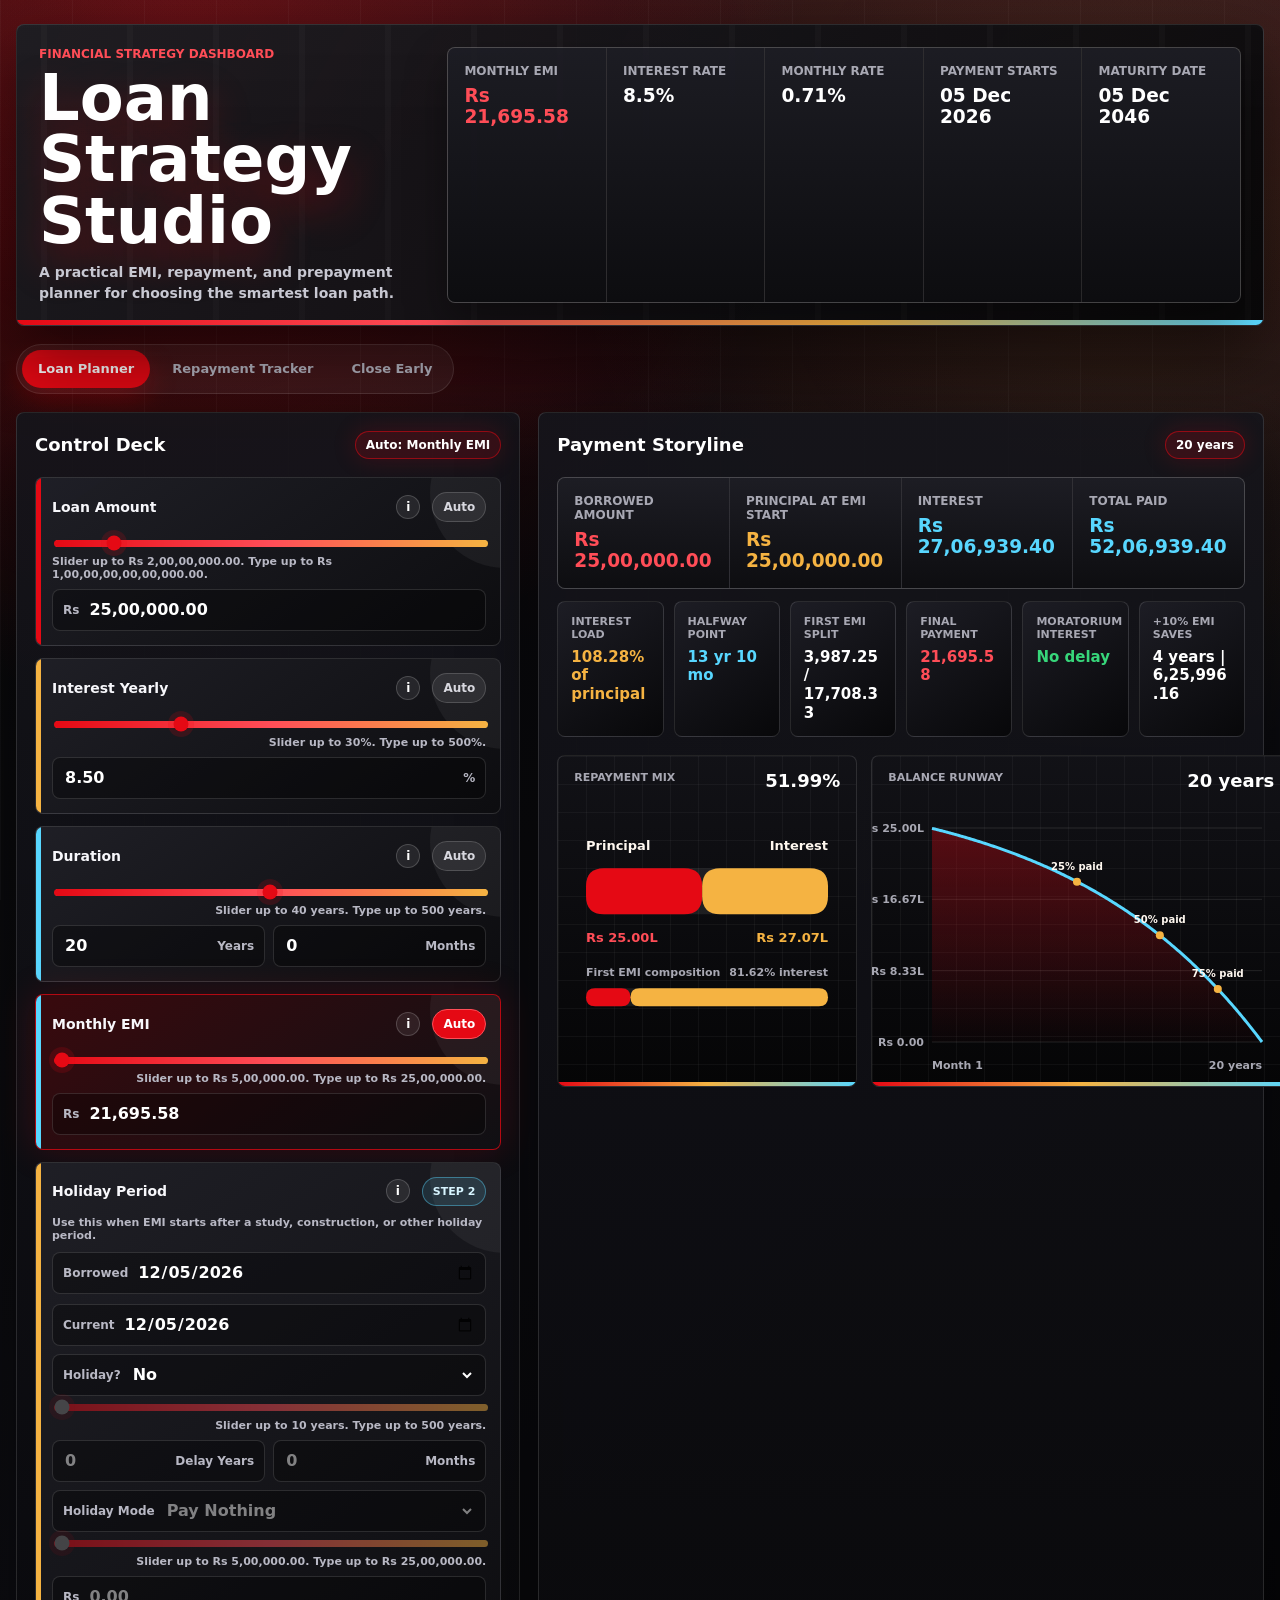
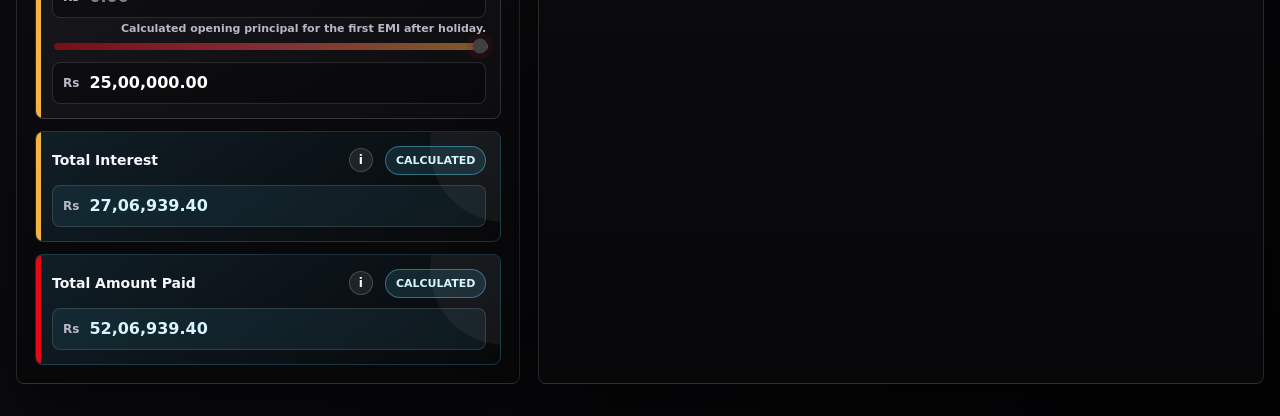
<file: index.html>
<!doctype html>
<html lang="en">
  <head>
    <meta charset="utf-8">
    <meta name="viewport" content="width=device-width, initial-scale=1">
    <title>Loan Strategy Studio</title>
    <meta name="theme-color" content="#050506">
    <meta name="apple-mobile-web-app-capable" content="yes">
    <meta name="apple-mobile-web-app-status-bar-style" content="black-translucent">
    <meta name="apple-mobile-web-app-title" content="Loan Studio">
    <link rel="manifest" href="manifest.json">
    <link rel="icon" type="image/png" sizes="192x192" href="assets/app-icon-192.png">
    <link rel="apple-touch-icon" href="assets/app-icon-192.png">
    <link rel="stylesheet" href="styles.css">
  </head>
  <body>
    <main class="app-shell">
      <div id="toast" class="toast" role="status" aria-live="polite" hidden></div>
      <section class="topbar" aria-label="EMI summary">
        <div>
          <p class="eyebrow">Financial Strategy Dashboard</p>
          <h1>Loan Strategy Studio</h1>
          <p class="mobile-tagline">A practical EMI, repayment, and prepayment planner for choosing the smartest loan path.</p>
        </div>
        <div class="summary-strip">
          <div>
            <span>Monthly EMI</span>
            <strong id="summaryEmi">-</strong>
          </div>
          <div>
            <span>Interest Rate</span>
            <strong id="summaryRate">-</strong>
          </div>
          <div>
            <span>Monthly Rate</span>
            <strong id="summaryMonthlyRate">-</strong>
          </div>
          <div>
            <span>Payment Starts</span>
            <strong id="summaryStartDate">-</strong>
          </div>
          <div>
            <span>Maturity Date</span>
            <strong id="summaryMaturityDate">-</strong>
          </div>
        </div>
      </section>

      <nav class="app-tabs" aria-label="Dashboard views">
        <button class="tab-btn active" type="button" data-view="plannerDashboard">Loan Planner</button>
        <button class="tab-btn" type="button" data-view="repaymentDashboard">Repayment Tracker</button>
        <button class="tab-btn" type="button" data-view="closureDashboard">Close Early</button>
      </nav>

      <section id="plannerDashboard" class="dashboard-view active">
      <section class="dashboard-grid">
        <section class="controls-panel" aria-label="EMI parameters">
          <div class="panel-title">
            <h2>Control Deck</h2>
            <span id="solveStatus" class="status-pill">Ready</span>
          </div>

          <div class="control-grid">
            <article class="control-card" data-key="principal">
              <div class="control-head">
                <label for="principalInput">Loan Amount</label>
                <button class="auto-btn" type="button" data-auto="principal" aria-label="Auto calculate loan amount">Auto</button>
              </div>
              <input id="principalRange" type="range" min="10000" max="20000000" step="10000" data-key="principal">
              <div class="range-meta">
                <span>Slider up to Rs 2,00,00,000.00. Type up to Rs 1,00,00,00,00,00,000.00.</span>
              </div>
              <div class="input-line">
                <span>Rs</span>
                <input id="principalInput" type="text" data-key="principal" inputmode="decimal" autocomplete="off">
              </div>
            </article>

            <article class="control-card" data-key="annualRate">
              <div class="control-head">
                <label for="annualRateInput">Interest Yearly</label>
                <button class="auto-btn" type="button" data-auto="annualRate" aria-label="Auto calculate yearly interest">Auto</button>
              </div>
              <input id="annualRateRange" type="range" min="0" max="30" step="0.05" data-key="annualRate">
              <div class="range-meta">
                <span>Slider up to 30%. Type up to 500%.</span>
              </div>
              <div class="input-line">
                <input id="annualRateInput" type="text" data-key="annualRate" inputmode="decimal" autocomplete="off">
                <span>%</span>
              </div>
            </article>

            <article class="control-card" data-key="durationMonths">
              <div class="control-head">
                <label for="durationRange">Duration</label>
                <button class="auto-btn" type="button" data-auto="durationMonths" aria-label="Auto calculate duration">Auto</button>
              </div>
              <input id="durationRange" type="range" min="1" max="480" step="1" data-key="durationMonths">
              <div class="range-meta">
                <span>Slider up to 40 years. Type up to 500 years.</span>
              </div>
              <div class="duration-inputs">
                <div class="input-line">
                  <input id="durationYearsInput" type="number" min="0" max="500" step="1" inputmode="numeric">
                  <span>Years</span>
                </div>
                <div class="input-line">
                  <input id="durationMonthInput" type="number" min="0" max="11" step="1" inputmode="numeric">
                  <span>Months</span>
                </div>
              </div>
            </article>

            <article class="control-card" data-key="monthlyEmi">
              <div class="control-head">
                <label for="monthlyEmiInput">Monthly EMI</label>
                <button class="auto-btn" type="button" data-auto="monthlyEmi" aria-label="Auto calculate monthly EMI">Auto</button>
              </div>
              <input id="monthlyEmiRange" type="range" min="0" max="500000" step="100" data-key="monthlyEmi">
              <div class="range-meta">
                <span id="emiCapLabel">Practical range: -</span>
              </div>
              <div class="input-line">
                <span>Rs</span>
                <input id="monthlyEmiInput" type="text" data-key="monthlyEmi" inputmode="decimal" autocomplete="off">
              </div>
            </article>

            <article class="control-card calendar-card" data-key="loanCalendar">
              <div class="control-head">
                <label for="borrowedDateInput">Holiday Period</label>
                <span class="calc-badge">Step 2</span>
              </div>
              <div class="range-meta">
                <span>Use this when EMI starts after a study, construction, or other holiday period.</span>
              </div>
              <div class="input-line date-line">
                <span>Borrowed</span>
                <input id="borrowedDateInput" type="date" autocomplete="off">
              </div>
              <div class="input-line date-line">
                <span>Current</span>
                <input id="currentDateInput" type="date" autocomplete="off">
              </div>
              <div class="input-line select-line">
                <span>Holiday?</span>
                <select id="hasHolidayInput">
                  <option value="no">No</option>
                  <option value="yes">Yes</option>
                </select>
              </div>
              <input id="moratoriumRange" type="range" min="0" max="120" step="1">
              <div class="range-meta">
                <span>Slider up to 10 years. Type up to 500 years.</span>
              </div>
              <div class="duration-inputs">
                <div class="input-line">
                  <input id="moratoriumYearsInput" type="number" min="0" max="500" step="1" inputmode="numeric">
                  <span>Delay Years</span>
                </div>
                <div class="input-line">
                  <input id="moratoriumMonthInput" type="number" min="0" max="11" step="1" inputmode="numeric">
                  <span>Months</span>
                </div>
              </div>
              <div class="input-line select-line">
                <span>Holiday Mode</span>
                <select id="holidayModeInput">
                  <option value="capitalize">Pay Nothing</option>
                  <option value="interestOnly">Pay Interest Only</option>
                  <option value="principalOnly">Pay Principal Only</option>
                </select>
              </div>
              <input id="holidayPrincipalRange" type="range" min="0" max="500000" step="1000">
              <div class="range-meta">
                <span id="holidayPrincipalCap">Used only for principal-only holiday payments.</span>
              </div>
              <div class="input-line">
                <span>Rs</span>
                <input id="holidayPrincipalInput" type="text" inputmode="decimal" autocomplete="off">
              </div>
              <div class="range-meta">
                <span>Calculated opening principal for the first EMI after holiday.</span>
              </div>
              <input id="postHolidayPrincipalRange" type="range" min="0" max="5000000" step="1000" disabled>
              <div class="input-line">
                <span>Rs</span>
                <input id="postHolidayPrincipalInput" type="text" readonly aria-readonly="true">
              </div>
            </article>

            <article class="control-card" data-key="totalInterest">
              <div class="control-head">
                <label for="totalInterestInput">Total Interest</label>
                <span class="calc-badge">Calculated</span>
              </div>
              <input id="totalInterestRange" type="hidden" data-key="totalInterest">
              <div class="input-line">
                <span>Rs</span>
                <input id="totalInterestInput" type="text" data-key="totalInterest" readonly aria-readonly="true">
              </div>
            </article>

            <article class="control-card" data-key="totalPaid">
              <div class="control-head">
                <label for="totalPaidInput">Total Amount Paid</label>
                <span class="calc-badge">Calculated</span>
              </div>
              <input id="totalPaidRange" type="hidden" data-key="totalPaid">
              <div class="input-line">
                <span>Rs</span>
                <input id="totalPaidInput" type="text" data-key="totalPaid" readonly aria-readonly="true">
              </div>
            </article>
          </div>
        </section>

        <section class="visual-panel" aria-label="Loan graphics">
          <div class="panel-title">
            <h2>Payment Storyline</h2>
            <span id="durationBadge" class="status-pill">-</span>
          </div>

          <div class="metrics-row">
            <div class="metric">
              <span>Borrowed Amount</span>
              <strong id="metricPrincipal">-</strong>
            </div>
            <div class="metric">
              <span>Principal At EMI Start</span>
              <strong id="metricOpeningPrincipal">-</strong>
            </div>
            <div class="metric">
              <span>Interest</span>
              <strong id="metricInterest">-</strong>
            </div>
            <div class="metric">
              <span>Total Paid</span>
              <strong id="metricTotal">-</strong>
            </div>
          </div>

          <div class="insights-grid" aria-label="Loan insights">
            <div class="insight-card">
              <span>Interest Load</span>
              <strong id="insightLoad">-</strong>
            </div>
            <div class="insight-card">
              <span>Halfway Point</span>
              <strong id="insightHalfway">-</strong>
            </div>
            <div class="insight-card">
              <span>First EMI Split</span>
              <strong id="insightFirstSplit">-</strong>
            </div>
            <div class="insight-card">
              <span>Final Payment</span>
              <strong id="insightFinalPayment">-</strong>
            </div>
            <div class="insight-card">
              <span>Moratorium Interest</span>
              <strong id="insightMoratorium">-</strong>
            </div>
            <div class="insight-card">
              <span>+10% EMI Saves</span>
              <strong id="insightSavings">-</strong>
            </div>
          </div>

          <div class="chart-layout">
            <div class="chart-box mix-wrap">
              <div class="chart-title">
                <span>Repayment Mix</span>
                <strong id="interestShare">-</strong>
              </div>
              <canvas id="mixChart" width="420" height="320" aria-label="Principal and interest repayment mix"></canvas>
            </div>
            <div class="chart-box timeline-wrap">
              <div class="chart-title">
                <span>Balance Runway</span>
                <strong id="runwayLabel">-</strong>
              </div>
              <canvas id="timelineChart" width="900" height="420" aria-label="Principal and interest over duration"></canvas>
              <div id="chartTooltip" class="chart-tooltip" hidden></div>
            </div>
          </div>
        </section>
      </section>
      </section>

      <section id="repaymentDashboard" class="dashboard-view">
        <section class="dashboard-grid repayment-grid">
          <section class="controls-panel" aria-label="Repayment inputs">
            <div class="panel-title">
              <h2>Repayment Tracker</h2>
              <span id="repayStatus" class="status-pill">Live from planner</span>
            </div>

            <div class="control-grid">
              <article class="control-card" data-repay-key="remainingPrincipal">
                <div class="control-head">
                  <label for="repayRemainingPrincipalInput">Total Principal Remaining</label>
                  <span class="calc-badge">Editable</span>
                </div>
                <input id="repayRemainingPrincipalRange" type="range" min="0" max="1000000" step="1000">
                <div class="range-meta">
                  <span id="repayRemainingCap">Includes borrowed amount plus unpaid holiday interest minus principal already paid.</span>
                </div>
                <div class="input-line">
                  <span>Rs</span>
                  <input id="repayRemainingPrincipalInput" type="text" inputmode="decimal" autocomplete="off">
                </div>
              </article>

              <article class="control-card" data-repay-key="maturityDate">
                <div class="control-head">
                  <label for="repayMaturityDateInput">Current Maturity Date</label>
                  <span class="calc-badge">Editable</span>
                </div>
                <div class="range-meta">
                  <span>Enter lender/current maturity after all historical prepayments.</span>
                </div>
                <div class="input-line date-line">
                  <span>Maturity</span>
                  <input id="repayMaturityDateInput" type="date" autocomplete="off">
                </div>
              </article>

              <article class="control-card" data-repay-key="prepayment">
                <div class="control-head">
                  <label for="prepaymentInput">Prepayment Amount</label>
                  <span class="calc-badge">Optional</span>
                </div>
                <input id="prepaymentRange" type="range" min="0" max="1000000" step="1000">
                <div class="range-meta">
                  <span id="prepayCap">Cannot exceed remaining principal.</span>
                </div>
                <div class="input-line">
                  <span>Rs</span>
                  <input id="prepaymentInput" type="text" inputmode="decimal" autocomplete="off">
                </div>
              </article>

            </div>
          </section>

          <section class="visual-panel" aria-label="Repayment strategy results">
            <div class="panel-title">
              <h2>Prepayment Decision</h2>
              <span id="recommendBadge" class="status-pill">Add prepayment</span>
            </div>

            <div class="metrics-row">
              <div class="metric">
                <span>Remaining Principal</span>
                <strong id="remainingPrincipalMetric">-</strong>
              </div>
              <div class="metric">
                <span>Remaining Tenure</span>
                <strong id="remainingTenureMetric">-</strong>
              </div>
              <div class="metric">
                <span>Remaining Interest</span>
                <strong id="remainingInterestMetric">-</strong>
              </div>
            </div>

            <div class="strategy-grid">
              <article id="tenureOption" class="strategy-card">
                <span>Option A</span>
                <h3>Reduce Tenure</h3>
                <strong id="tenureOptionHeadline">-</strong>
                <p id="tenureOptionDetail">-</p>
              </article>
              <article id="emiOption" class="strategy-card">
                <span>Option B</span>
                <h3>Reduce EMI</h3>
                <strong id="emiOptionHeadline">-</strong>
                <p id="emiOptionDetail">-</p>
              </article>
            </div>

            <div class="insights-grid repayment-insights" aria-label="Repayment insights">
              <div class="insight-card">
                <span>Best Interest Saving</span>
                <strong id="bestSavingMetric">-</strong>
              </div>
              <div class="insight-card">
                <span>New EMI If Reduced</span>
                <strong id="newEmiMetric">-</strong>
              </div>
              <div class="insight-card">
                <span>Tenure Saved</span>
                <strong id="tenureSavedMetric">-</strong>
              </div>
              <div class="insight-card">
                <span>Current Maturity</span>
                <strong id="currentMaturityMetric">-</strong>
              </div>
              <div class="insight-card">
                <span>Tenure Option Maturity</span>
                <strong id="tenureMaturityMetric">-</strong>
              </div>
              <div class="insight-card">
                <span>EMI Option Maturity</span>
                <strong id="emiMaturityMetric">-</strong>
              </div>
            </div>

            <div class="chart-layout repayment-chart-layout">
              <div class="chart-box repayment-chart-wrap">
                <div class="chart-title">
                  <span>Strategy Comparison</span>
                  <strong>Lower is better</strong>
                </div>
                <canvas id="repaymentChart" width="900" height="420" aria-label="Prepayment strategy comparison"></canvas>
              </div>
            </div>
          </section>
        </section>
      </section>

      <section id="closureDashboard" class="dashboard-view">
        <section class="dashboard-grid repayment-grid">
          <section class="controls-panel" aria-label="Target closure inputs">
            <div class="panel-title">
              <h2>Early Closure Target</h2>
              <span id="closureStatus" class="status-pill">Choose target date</span>
            </div>

            <div class="control-grid">
              <article class="control-card" data-repay-key="closure">
                <div class="control-head">
                  <label for="desiredClosureDateInput">Desired Closure Date</label>
                  <span class="calc-badge">Editable</span>
                </div>
                <div class="range-meta">
                  <span>Calculated from current date, remaining principal, rate, and EMI.</span>
                </div>
                <div class="input-line date-line">
                  <span>Close By</span>
                  <input id="desiredClosureDateInput" type="date" autocomplete="off">
                </div>
              </article>
            </div>
          </section>

          <section class="visual-panel" aria-label="Early closure strategy results">
            <div class="panel-title">
              <h2>Close Early Strategy</h2>
              <span id="closureBadge" class="status-pill">Target strategy</span>
            </div>

            <div class="metrics-row">
              <div class="metric">
                <span>Remaining Principal</span>
                <strong id="closurePrincipalMetric">-</strong>
              </div>
              <div class="metric">
                <span>Target Tenure</span>
                <strong id="closureTenureMetric">-</strong>
              </div>
              <div class="metric">
                <span>Required EMI</span>
                <strong id="closureRequiredEmiMetric">-</strong>
              </div>
              <div class="metric">
                <span>Best Interest Saving</span>
                <strong id="closureBestSavingMetric">-</strong>
              </div>
            </div>

            <div class="strategy-grid closure-strategy-grid" aria-label="Target closure strategies">
              <article id="monthlyStrategyCard" class="strategy-card good">
                <span>Monthly Start</span>
                <h3>Extra Principal</h3>
                <strong id="targetMonthlyExtraMetric">-</strong>
                <p id="targetMonthlyExtraDetail">-</p>
              </article>
              <article id="weeklyStrategyCard" class="strategy-card good">
                <span>Weekly Start</span>
                <h3>Extra Principal</h3>
                <strong id="targetWeeklyExtraMetric">-</strong>
                <p id="targetWeeklyExtraDetail">-</p>
              </article>
              <article id="yearlyStrategyCard" class="strategy-card caution">
                <span>Yearly Start</span>
                <h3>Annual Prepay</h3>
                <strong id="targetYearlyExtraMetric">-</strong>
                <p id="targetYearlyExtraDetail">-</p>
              </article>
              <article id="lumpStrategyCard" class="strategy-card best">
                <span>Fastest</span>
                <h3>One-Time Now</h3>
                <strong id="targetLumpMetric">-</strong>
                <p id="targetLumpDetail">-</p>
              </article>
            </div>

            <div class="chart-layout repayment-chart-layout">
              <div class="chart-box repayment-chart-wrap">
                <div class="chart-title">
                  <span>Target Closure Strategies</span>
                  <strong>Interest saved comparison</strong>
                </div>
                <canvas id="closureChart" width="900" height="420" aria-label="Target closure strategy comparison"></canvas>
              </div>
            </div>
          </section>
        </section>
      </section>
    </main>

    <script src="app.js"></script>
  </body>
</html>
</file>
<file: styles.css>
:root {
  color-scheme: dark;
  --bg: #050506;
  --surface: #121216;
  --surface-2: #1c1c23;
  --ink: #fff8f0;
  --muted: #a8a8b3;
  --line: rgba(255, 255, 255, 0.12);
  --accent: #e50914;
  --accent-dark: #9b050d;
  --gold: #f5b342;
  --cyan: #58d7ff;
  --green: #37d67a;
  --shadow: 0 28px 70px rgba(0, 0, 0, 0.55);
}

* {
  box-sizing: border-box;
}

body {
  margin: 0;
  min-height: 100vh;
  background:
    linear-gradient(180deg, rgba(229, 9, 20, 0.12), transparent 32%),
    radial-gradient(circle at 14% 4%, rgba(229, 9, 20, 0.34), transparent 28%),
    radial-gradient(circle at 88% 10%, rgba(245, 179, 66, 0.13), transparent 26%),
    linear-gradient(135deg, #070707 0%, #0d0d12 50%, #030304 100%);
  color: var(--ink);
  font-family: Inter, ui-sans-serif, system-ui, -apple-system, BlinkMacSystemFont, "Segoe UI", sans-serif;
}

body::before {
  position: fixed;
  inset: 0;
  z-index: -1;
  background:
    repeating-linear-gradient(
      90deg,
      rgba(255, 255, 255, 0.035) 0 1px,
      transparent 1px 72px
    ),
    linear-gradient(180deg, rgba(255, 255, 255, 0.04), transparent 34%);
  content: "";
  pointer-events: none;
}

button,
input,
select {
  font: inherit;
}

.app-shell {
  width: min(1440px, calc(100% - 32px));
  margin: 0 auto;
  padding: 24px 0 32px;
}

.toast {
  position: fixed;
  z-index: 20;
  top: calc(16px + env(safe-area-inset-top));
  left: 50%;
  width: min(520px, calc(100% - 28px));
  transform: translate(-50%, -18px);
  border: 1px solid rgba(245, 179, 66, 0.5);
  border-radius: 12px;
  background:
    linear-gradient(145deg, rgba(43, 24, 4, 0.96), rgba(12, 12, 15, 0.96));
  box-shadow: 0 18px 54px rgba(0, 0, 0, 0.58);
  color: #fff8f0;
  font-size: 13px;
  font-weight: 800;
  line-height: 1.4;
  opacity: 0;
  padding: 12px 14px;
  pointer-events: none;
  transition: opacity 180ms ease, transform 180ms ease;
}

.toast.show {
  opacity: 1;
  transform: translate(-50%, 0);
}

.topbar {
  position: relative;
  display: flex;
  align-items: stretch;
  justify-content: space-between;
  gap: 20px;
  margin-bottom: 18px;
  overflow: hidden;
  border: 1px solid rgba(255, 255, 255, 0.13);
  border-radius: 8px;
  background:
    linear-gradient(120deg, rgba(26, 26, 31, 0.98), rgba(7, 7, 9, 0.92)),
    linear-gradient(90deg, rgba(229, 9, 20, 0.22), transparent 58%);
  box-shadow: var(--shadow);
  padding: 22px;
}

.topbar::before {
  position: absolute;
  inset: 0;
  background:
    linear-gradient(90deg, transparent 0 24px, rgba(255, 255, 255, 0.08) 24px 30px, transparent 30px 56px),
    linear-gradient(180deg, rgba(255, 255, 255, 0.08), transparent 44%);
  background-size: 86px 100%, 100% 100%;
  content: "";
  opacity: 0.26;
  pointer-events: none;
}

.topbar::after {
  position: absolute;
  inset: auto 0 0;
  height: 5px;
  background: linear-gradient(90deg, var(--accent), #ff4d57, var(--gold), var(--cyan));
  content: "";
}

.topbar > * {
  position: relative;
  z-index: 1;
}

.eyebrow {
  margin: 0 0 7px;
  color: #ff4d57;
  font-size: 12px;
  font-weight: 900;
  letter-spacing: 0;
  text-transform: uppercase;
}

.mobile-tagline {
  max-width: 520px;
  margin: 10px 0 0;
  color: #c8c8d2;
  font-size: 14px;
  font-weight: 700;
  line-height: 1.45;
}

h1,
h2 {
  margin: 0;
  letter-spacing: 0;
}

h1 {
  color: #ffffff;
  font-size: clamp(36px, 5vw, 68px);
  line-height: 0.96;
  text-shadow: 0 18px 42px rgba(229, 9, 20, 0.35);
}

h2 {
  color: #ffffff;
  font-size: 18px;
  line-height: 1.25;
}

.summary-strip {
  display: grid;
  grid-template-columns: repeat(5, minmax(128px, 1fr));
  gap: 1px;
  overflow: hidden;
  min-width: min(860px, 62vw);
  border: 1px solid rgba(255, 255, 255, 0.12);
  border-radius: 8px;
  background: rgba(255, 255, 255, 0.12);
  box-shadow: 0 18px 42px rgba(0, 0, 0, 0.34);
}

.summary-strip div,
.metric {
  background:
    linear-gradient(180deg, rgba(28, 28, 35, 0.96), rgba(12, 12, 15, 0.96));
  padding: 16px;
}

.summary-strip span,
.metric span {
  display: block;
  margin-bottom: 7px;
  color: var(--muted);
  font-size: 12px;
  font-weight: 800;
  letter-spacing: 0;
  text-transform: uppercase;
}

.summary-strip strong,
.metric strong {
  display: block;
  color: #ffffff;
  font-size: clamp(15px, 1.45vw, 20px);
  line-height: 1.15;
  overflow-wrap: anywhere;
}

.summary-strip div:first-child strong {
  color: #ff4d57;
}

.app-tabs {
  display: inline-flex;
  gap: 6px;
  margin: 0 0 18px;
  border: 1px solid rgba(255, 255, 255, 0.12);
  border-radius: 999px;
  background: rgba(255, 255, 255, 0.06);
  padding: 5px;
}

.tab-btn {
  min-height: 38px;
  border: 0;
  border-radius: 999px;
  background: transparent;
  color: #b8b8c4;
  cursor: pointer;
  font-size: 13px;
  font-weight: 900;
  padding: 0 16px;
  transition: background 180ms ease, color 180ms ease, transform 180ms ease;
}

.tab-btn:hover {
  color: #ffffff;
}

.tab-btn.active {
  background: var(--accent);
  color: #ffffff;
  box-shadow: 0 10px 28px rgba(229, 9, 20, 0.28);
}

.dashboard-view {
  display: none;
}

.dashboard-view.active {
  display: block;
  animation: viewIn 220ms ease both;
}

@keyframes viewIn {
  from {
    opacity: 0;
    transform: translateY(8px);
  }

  to {
    opacity: 1;
    transform: translateY(0);
  }
}

.dashboard-grid {
  display: grid;
  grid-template-columns: minmax(370px, 0.82fr) minmax(540px, 1.18fr);
  gap: 18px;
}

.controls-panel,
.visual-panel {
  min-width: 0;
  border: 1px solid rgba(255, 255, 255, 0.12);
  border-radius: 8px;
  background:
    linear-gradient(180deg, rgba(21, 21, 27, 0.92), rgba(8, 8, 10, 0.94));
  box-shadow: var(--shadow);
}

.panel-title {
  display: flex;
  align-items: center;
  justify-content: space-between;
  gap: 12px;
  padding: 18px 18px 0;
}

.status-pill {
  display: inline-flex;
  align-items: center;
  min-height: 28px;
  max-width: 260px;
  padding: 5px 10px;
  border: 1px solid rgba(229, 9, 20, 0.54);
  border-radius: 999px;
  background: rgba(229, 9, 20, 0.16);
  color: #ffffff;
  box-shadow: 0 0 24px rgba(229, 9, 20, 0.18);
  font-size: 12px;
  font-weight: 900;
  overflow: hidden;
  text-overflow: ellipsis;
  white-space: nowrap;
}

.control-grid {
  display: grid;
  gap: 12px;
  padding: 18px;
}

.control-card {
  position: relative;
  min-width: 0;
  overflow: hidden;
  border: 1px solid rgba(255, 255, 255, 0.12);
  border-radius: 8px;
  background:
    linear-gradient(145deg, rgba(32, 32, 39, 0.96), rgba(13, 13, 16, 0.98));
  padding: 14px 14px 14px 16px;
  transition: border-color 160ms ease, box-shadow 160ms ease, transform 160ms ease;
}

.control-card::before {
  position: absolute;
  inset: 0 auto 0 0;
  width: 5px;
  background: var(--cyan);
  content: "";
}

.control-card::after {
  position: absolute;
  inset: -60px -80px auto auto;
  width: 150px;
  height: 150px;
  border-radius: 50%;
  background: rgba(255, 255, 255, 0.05);
  content: "";
  pointer-events: none;
}

.control-card[data-key="principal"]::before,
.control-card[data-key="totalPaid"]::before {
  background: var(--accent);
}

.control-card[data-key="annualRate"]::before,
.control-card[data-key="totalInterest"]::before,
.control-card[data-key="loanCalendar"]::before {
  background: var(--gold);
}

.control-card:hover {
  border-color: rgba(255, 255, 255, 0.26);
  box-shadow: 0 18px 40px rgba(0, 0, 0, 0.38);
  transform: translateY(-1px);
}

.control-card.limit-hit {
  animation: limitPulse 520ms ease;
}

@keyframes limitPulse {
  0% {
    border-color: rgba(245, 179, 66, 0.2);
    box-shadow: 0 0 0 rgba(245, 179, 66, 0);
  }

  45% {
    border-color: rgba(245, 179, 66, 0.86);
    box-shadow: 0 0 0 4px rgba(245, 179, 66, 0.16);
  }

  100% {
    border-color: rgba(255, 255, 255, 0.12);
    box-shadow: 0 0 0 rgba(245, 179, 66, 0);
  }
}

.control-card.is-auto {
  border-color: rgba(229, 9, 20, 0.74);
  background:
    linear-gradient(145deg, rgba(58, 10, 14, 0.98), rgba(16, 16, 20, 0.98));
  box-shadow: 0 0 36px rgba(229, 9, 20, 0.18);
}

.control-head {
  position: relative;
  z-index: 1;
  display: flex;
  align-items: center;
  justify-content: space-between;
  gap: 12px;
  margin-bottom: 10px;
}

.control-head label {
  color: #f7f7fb;
  font-size: 14px;
  font-weight: 900;
}

.note-btn {
  display: inline-grid;
  flex: 0 0 auto;
  place-items: center;
  width: 24px;
  height: 24px;
  margin-left: auto;
  border: 1px solid rgba(255, 255, 255, 0.18);
  border-radius: 50%;
  background: rgba(255, 255, 255, 0.08);
  color: #ffffff;
  cursor: pointer;
  font-size: 12px;
  font-weight: 900;
  line-height: 1;
}

.note-btn:hover {
  border-color: rgba(88, 215, 255, 0.65);
  background: rgba(88, 215, 255, 0.16);
}

.auto-btn {
  min-width: 54px;
  border: 1px solid rgba(255, 255, 255, 0.16);
  border-radius: 999px;
  background: rgba(255, 255, 255, 0.08);
  color: #d8d8df;
  cursor: pointer;
  font-size: 12px;
  font-weight: 900;
  line-height: 1;
  padding: 8px 10px;
}

.auto-btn.active {
  border-color: #ff4d57;
  background: var(--accent);
  color: #ffffff;
}

.calc-badge {
  flex: 0 0 auto;
  border: 1px solid rgba(88, 215, 255, 0.42);
  border-radius: 999px;
  background: rgba(88, 215, 255, 0.12);
  color: #d7f5ff;
  font-size: 11px;
  font-weight: 900;
  line-height: 1;
  padding: 8px 10px;
  text-transform: uppercase;
}

input[type="range"] {
  position: relative;
  z-index: 1;
  width: 100%;
  accent-color: var(--accent);
  cursor: pointer;
}

input[type="range"]::-webkit-slider-runnable-track {
  height: 7px;
  border-radius: 999px;
  background: linear-gradient(90deg, var(--accent), #ff4d57, var(--gold));
}

input[type="range"]::-webkit-slider-thumb {
  width: 18px;
  height: 18px;
  margin-top: -5px;
  border: 2px solid #ffffff;
  border-radius: 50%;
  background: var(--accent);
  box-shadow: 0 0 0 5px rgba(229, 9, 20, 0.16);
}

.input-line,
.duration-inputs {
  display: flex;
  align-items: center;
  gap: 8px;
}

.range-meta {
  position: relative;
  z-index: 1;
  display: flex;
  justify-content: flex-end;
  margin-top: 4px;
}

.range-meta span {
  color: #b8b8c4;
  font-size: 11px;
  font-weight: 900;
}

.duration-inputs {
  display: grid;
  grid-template-columns: 1fr 1fr;
}

.input-line {
  position: relative;
  z-index: 1;
  min-width: 0;
  margin-top: 8px;
  border: 1px solid rgba(255, 255, 255, 0.13);
  border-radius: 8px;
  background: rgba(0, 0, 0, 0.32);
  padding: 0 10px;
}

.input-line:focus-within {
  border-color: rgba(255, 77, 87, 0.78);
  box-shadow: 0 0 0 3px rgba(229, 9, 20, 0.16);
}

.input-line span {
  flex: 0 0 auto;
  color: #b8b8c4;
  font-size: 12px;
  font-weight: 900;
}

.input-line input {
  min-width: 0;
  width: 100%;
  height: 40px;
  border: 0;
  background: transparent;
  color: #ffffff;
  outline: none;
  font-weight: 900;
  letter-spacing: 0;
}

.input-line select {
  min-width: 0;
  width: 100%;
  height: 40px;
  border: 0;
  background: transparent;
  color: #ffffff;
  outline: none;
  font-weight: 900;
}

.input-line select option {
  background: #111116;
  color: #ffffff;
}

.date-line {
  margin-top: 10px;
}

input[type="date"]::-webkit-calendar-picker-indicator {
  filter: invert(1);
  opacity: 0.82;
}

.control-card.is-auto input {
  color: #ffffff;
}

.control-card.is-calculated {
  border-color: rgba(88, 215, 255, 0.18);
  background:
    linear-gradient(145deg, rgba(16, 31, 39, 0.98), rgba(8, 8, 10, 0.98));
}

.control-card.is-calculated .input-line {
  background: rgba(88, 215, 255, 0.08);
}

.control-card.is-calculated input {
  color: #d7f5ff;
  cursor: default;
}

.control-card.above-slider {
  border-color: rgba(245, 179, 66, 0.42);
}

.control-card.above-slider::after {
  background: rgba(245, 179, 66, 0.12);
}

.control-card.above-slider input[type="range"] {
  filter: saturate(1.35) brightness(1.18);
}

.control-card.above-slider .range-meta span::after {
  color: var(--gold);
  content: " Above slider range";
}

.control-card input:disabled,
.control-card select:disabled {
  cursor: not-allowed;
  opacity: 0.48;
}

.metrics-row {
  display: grid;
  grid-template-columns: repeat(auto-fit, minmax(155px, 1fr));
  gap: 1px;
  margin: 18px;
  overflow: hidden;
  border: 1px solid rgba(255, 255, 255, 0.12);
  border-radius: 8px;
  background: rgba(255, 255, 255, 0.12);
}

.metric:first-child strong {
  color: #ff4d57;
}

.metric:nth-child(2) strong {
  color: var(--gold);
}

.metric:nth-child(3) strong {
  color: var(--cyan);
}

.metric:nth-child(4) strong {
  color: var(--cyan);
}

.insights-grid {
  display: grid;
  grid-template-columns: repeat(6, minmax(0, 1fr));
  gap: 10px;
  margin: -6px 18px 18px;
}

.repayment-insights {
  grid-template-columns: repeat(3, minmax(0, 1fr));
  gap: 12px;
}

.repayment-insights .insight-card,
.closure-strategy-grid .strategy-card {
  padding: 16px;
}

.repayment-grid .strategy-card strong,
.repayment-insights .insight-card strong {
  font-size: clamp(15px, 1.35vw, 19px);
}

.repayment-grid .strategy-card p {
  font-size: 12px;
}

.closure-strategy-grid .strategy-card p {
  font-size: 11.5px;
  line-height: 1.55;
}

.closure-strategy-grid .strategy-card.best {
  transform: translateY(-2px);
}

.insight-card {
  min-width: 0;
  overflow: hidden;
  border: 1px solid rgba(255, 255, 255, 0.12);
  border-radius: 8px;
  background:
    linear-gradient(145deg, rgba(30, 30, 38, 0.96), rgba(8, 8, 10, 0.96));
  padding: 13px;
}

.insight-card span,
.chart-title span {
  display: block;
  color: var(--muted);
  font-size: 11px;
  font-weight: 900;
  letter-spacing: 0;
  text-transform: uppercase;
}

.insight-card strong {
  display: block;
  margin-top: 7px;
  color: #ffffff;
  font-size: 15px;
  line-height: 1.25;
  overflow-wrap: anywhere;
}

.insight-card:nth-child(1) strong {
  color: var(--gold);
}

.insight-card:nth-child(2) strong {
  color: var(--cyan);
}

.insight-card:nth-child(4) strong {
  color: #ff4d57;
}

.insight-card:nth-child(5) strong {
  color: var(--green);
}

.strategy-grid {
  display: grid;
  grid-template-columns: repeat(2, minmax(0, 1fr));
  gap: 12px;
  margin: 0 18px 18px;
}

.strategy-card {
  min-width: 0;
  border: 1px solid rgba(255, 255, 255, 0.12);
  border-radius: 8px;
  background:
    linear-gradient(145deg, rgba(30, 30, 38, 0.96), rgba(8, 8, 10, 0.96));
  padding: 16px;
  transition: border-color 180ms ease, box-shadow 180ms ease, transform 180ms ease;
}

.strategy-card span {
  color: var(--muted);
  font-size: 11px;
  font-weight: 900;
  text-transform: uppercase;
}

.strategy-card h3 {
  margin: 6px 0 12px;
  color: #ffffff;
  font-size: 18px;
}

.strategy-card strong {
  display: block;
  color: #ffffff;
  font-size: 20px;
  line-height: 1.2;
}

.strategy-card p {
  margin: 10px 0 0;
  color: #c8c8d2;
  font-size: 13px;
  font-weight: 700;
  line-height: 1.45;
}

.strategy-card.best {
  border-color: rgba(55, 214, 122, 0.72);
  box-shadow: 0 0 36px rgba(55, 214, 122, 0.14);
}

.strategy-card.good {
  border-color: rgba(88, 215, 255, 0.48);
}

.strategy-card.caution {
  border-color: rgba(245, 179, 66, 0.56);
}

.strategy-card.best strong {
  color: var(--green);
}

.strategy-card.good strong {
  color: var(--cyan);
}

.strategy-card.caution strong {
  color: var(--gold);
}

.chart-layout {
  display: grid;
  grid-template-columns: minmax(300px, 0.62fr) minmax(420px, 1fr);
  gap: 14px;
  padding: 0 18px 18px;
}

.chart-layout.repayment-chart-layout {
  grid-template-columns: 1fr;
}

.chart-box {
  position: relative;
  min-width: 0;
  min-height: 330px;
  overflow: hidden;
  border: 1px solid rgba(255, 255, 255, 0.12);
  border-radius: 8px;
  background:
    linear-gradient(180deg, rgba(18, 18, 23, 0.98), rgba(5, 5, 6, 0.98));
}

.chart-box.repayment-chart-wrap {
  height: 470px;
  min-height: 470px;
}

.chart-box::before {
  position: absolute;
  inset: 0;
  background-image:
    linear-gradient(rgba(255, 255, 255, 0.04) 1px, transparent 1px),
    linear-gradient(90deg, rgba(255, 255, 255, 0.04) 1px, transparent 1px);
  background-size: 28px 28px;
  content: "";
  pointer-events: none;
}

.chart-box::after {
  position: absolute;
  inset: auto 0 0;
  height: 4px;
  background: linear-gradient(90deg, var(--accent), var(--gold), var(--cyan));
  content: "";
  pointer-events: none;
}

.chart-title {
  position: absolute;
  inset: 15px 16px auto;
  z-index: 3;
  display: flex;
  align-items: flex-start;
  justify-content: space-between;
  gap: 14px;
  pointer-events: none;
}

.chart-title strong {
  color: #ffffff;
  font-size: 18px;
  line-height: 1.1;
  text-align: right;
}

.donut-wrap {
  display: grid;
  place-items: center;
}

.mix-wrap {
  min-height: 300px;
}

canvas {
  position: relative;
  z-index: 1;
  display: block;
  width: 100%;
  height: 100%;
}

.donut-wrap canvas {
  width: min(100%, 320px);
  height: auto;
  aspect-ratio: 1 / 1;
}

.timeline-wrap canvas {
  min-height: 330px;
}

.chart-tooltip {
  position: absolute;
  z-index: 5;
  min-width: 190px;
  max-width: 240px;
  border: 1px solid rgba(255, 255, 255, 0.18);
  border-radius: 8px;
  background: rgba(7, 7, 10, 0.94);
  box-shadow: 0 18px 40px rgba(0, 0, 0, 0.5);
  color: #ffffff;
  font-size: 12px;
  line-height: 1.45;
  padding: 10px 11px;
  pointer-events: none;
}

.chart-tooltip strong {
  display: block;
  margin-bottom: 4px;
  color: var(--cyan);
  font-size: 13px;
}

.donut-center {
  position: absolute;
  inset: 50% auto auto 50%;
  z-index: 2;
  width: 138px;
  transform: translate(-50%, -50%);
  text-align: center;
  pointer-events: none;
}

.donut-center span {
  display: block;
  color: #b8b8c4;
  font-size: 12px;
  font-weight: 900;
  text-transform: uppercase;
}

.donut-center strong {
  display: block;
  margin-top: 4px;
  color: #ffffff;
  font-size: 28px;
}

@media (max-width: 1080px) {
  .topbar,
  .dashboard-grid,
  .chart-layout {
    grid-template-columns: 1fr;
  }

  .topbar {
    display: grid;
  }

  .summary-strip {
    min-width: 0;
  }

  .insights-grid {
    grid-template-columns: repeat(2, minmax(0, 1fr));
  }

  .strategy-grid {
    grid-template-columns: 1fr;
  }
}

@media (max-width: 680px) {
  .app-shell {
    width: min(100% - 20px, 1440px);
    padding-top: calc(14px + env(safe-area-inset-top));
    padding-bottom: calc(22px + env(safe-area-inset-bottom));
  }

  .topbar {
    padding: 18px;
  }

  h1 {
    font-size: 38px;
  }

  .mobile-tagline {
    font-size: 13px;
  }

  .control-grid,
  .chart-layout {
    padding-left: 12px;
    padding-right: 12px;
  }

  .panel-title,
  .metrics-row,
  .insights-grid {
    margin-left: 12px;
    margin-right: 12px;
  }

  .panel-title {
    padding-left: 0;
    padding-right: 0;
  }

  .control-card,
  .insight-card,
  .chart-box,
  .controls-panel,
  .visual-panel,
  .topbar {
    border-radius: 10px;
  }

  .summary-strip,
  .metrics-row,
  .duration-inputs,
  .insights-grid,
  .app-tabs {
    grid-template-columns: 1fr;
  }

  .app-tabs {
    display: grid;
    width: 100%;
    border-radius: 12px;
  }

  .dashboard-grid {
    gap: 12px;
  }

  .panel-title {
    align-items: flex-start;
    flex-direction: column;
  }

  .chart-box {
    min-height: 280px;
  }
}
</file>
